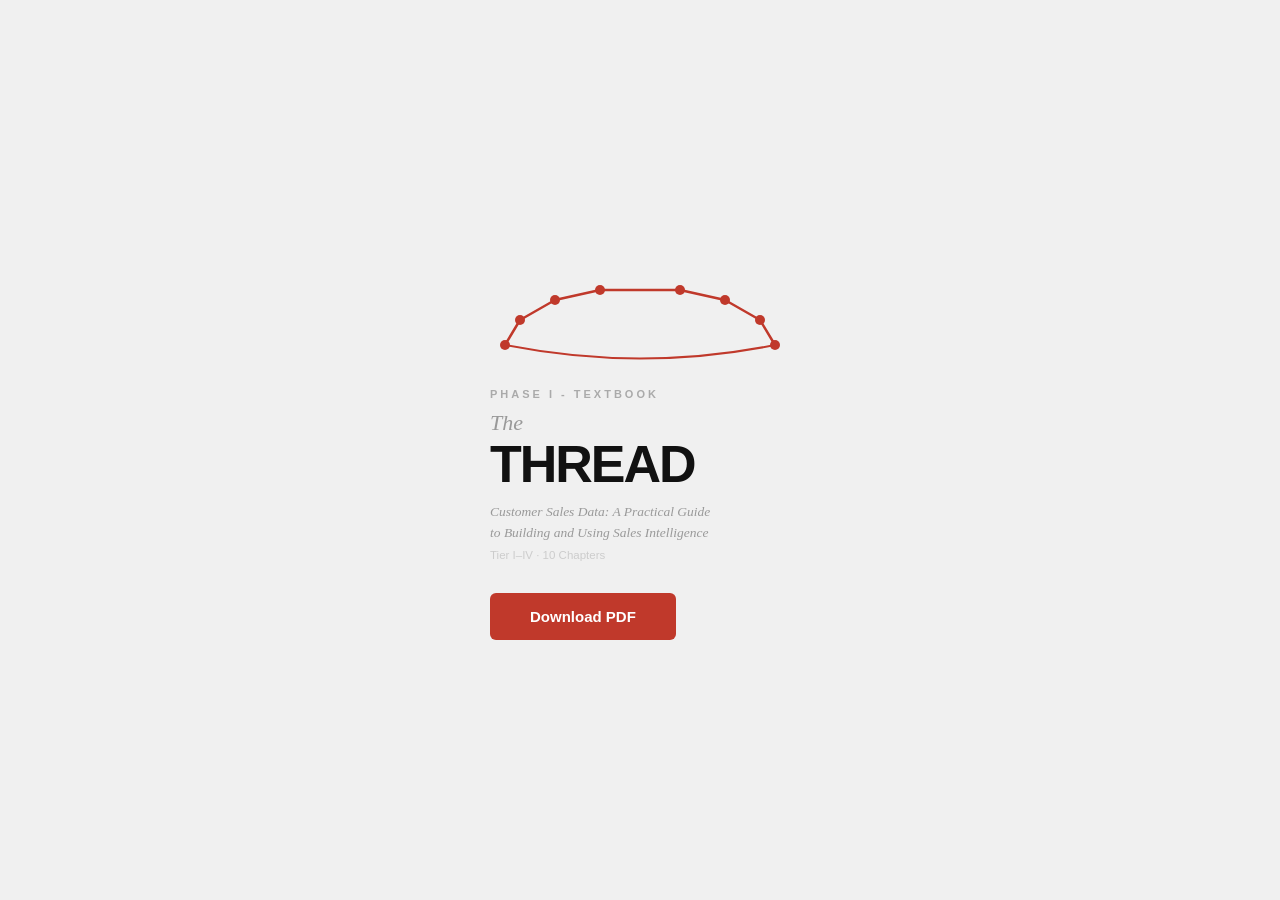
<file: index.html>
<!DOCTYPE html>
<html>
<head>
<meta charset="UTF-8">
<title>Download - The Thread</title>
<style>
*{box-sizing:border-box;margin:0;padding:0}
body{font-family:Arial,sans-serif;background:#f0f0f0;display:flex;align-items:center;justify-content:center;min-height:100vh}
.card{background:white;border-radius:10px;padding:52px 60px;text-align:center;box-shadow:0 4px 24px rgba(0,0,0,.1);max-width:500px;width:100%}
.label{font-size:11px;letter-spacing:3px;color:#aaa;text-transform:uppercase;font-weight:700;margin-bottom:10px}
h1{font-family:'Arial Black',Arial,sans-serif;font-size:52px;font-weight:900;color:#111;letter-spacing:-2px;line-height:1;margin-bottom:4px}
.the{font-family:Georgia,serif;font-style:italic;font-size:22px;color:#999;display:block;margin-bottom:2px}
.subtitle{font-family:Georgia,serif;font-style:italic;font-size:13.5px;color:#999;line-height:1.5;margin:12px 0 6px}
.meta{font-size:11.5px;color:#ccc;margin-bottom:32px}
.btn{display:inline-block;background:#C0392B;color:white;text-decoration:none;padding:15px 40px;border-radius:6px;font-weight:700;font-size:15px}
.btn:hover{background:#a93226}
.filemeta{margin-top:14px;font-size:11px;color:#ddd}
</style>
</head>
<body>
<div class="div">
  <div style="margin-bottom:24px">
    <svg xmlns="http://www.w3.org/2000/svg" width="300" height="100" viewBox="0 0 300 100">
      <polyline points="15,85 30,60 65,40 110,30 190,30 235,40 270,60 285,85" fill="none" stroke="#C0392B" stroke-width="2.5" stroke-linejoin="round"/>
      <path d="M 285,85 Q 150,112 15,85" fill="none" stroke="#C0392B" stroke-width="2"/>
      <circle cx="15" cy="85" r="5" fill="#C0392B"/><circle cx="30" cy="60" r="5" fill="#C0392B"/>
      <circle cx="65" cy="40" r="5" fill="#C0392B"/><circle cx="110" cy="30" r="5" fill="#C0392B"/>
      <circle cx="190" cy="30" r="5" fill="#C0392B"/><circle cx="235" cy="40" r="5" fill="#C0392B"/>
      <circle cx="270" cy="60" r="5" fill="#C0392B"/><circle cx="285" cy="85" r="5" fill="#C0392B"/>
    </svg>
  </div>
  <div class="label">Phase I - Textbook</div>
  <span class="the">The</span>
  <h1>THREAD</h1>
  <p class="subtitle">Customer Sales Data: A Practical Guide<br>to Building and Using Sales Intelligence</p>
  <p class="meta">Tier I–IV · 10 Chapters</p>
  <a class="btn" href="the-thread.pdf" download="the-thread.pdf">Download PDF</a>
</div>
</body>
</html>
</file>
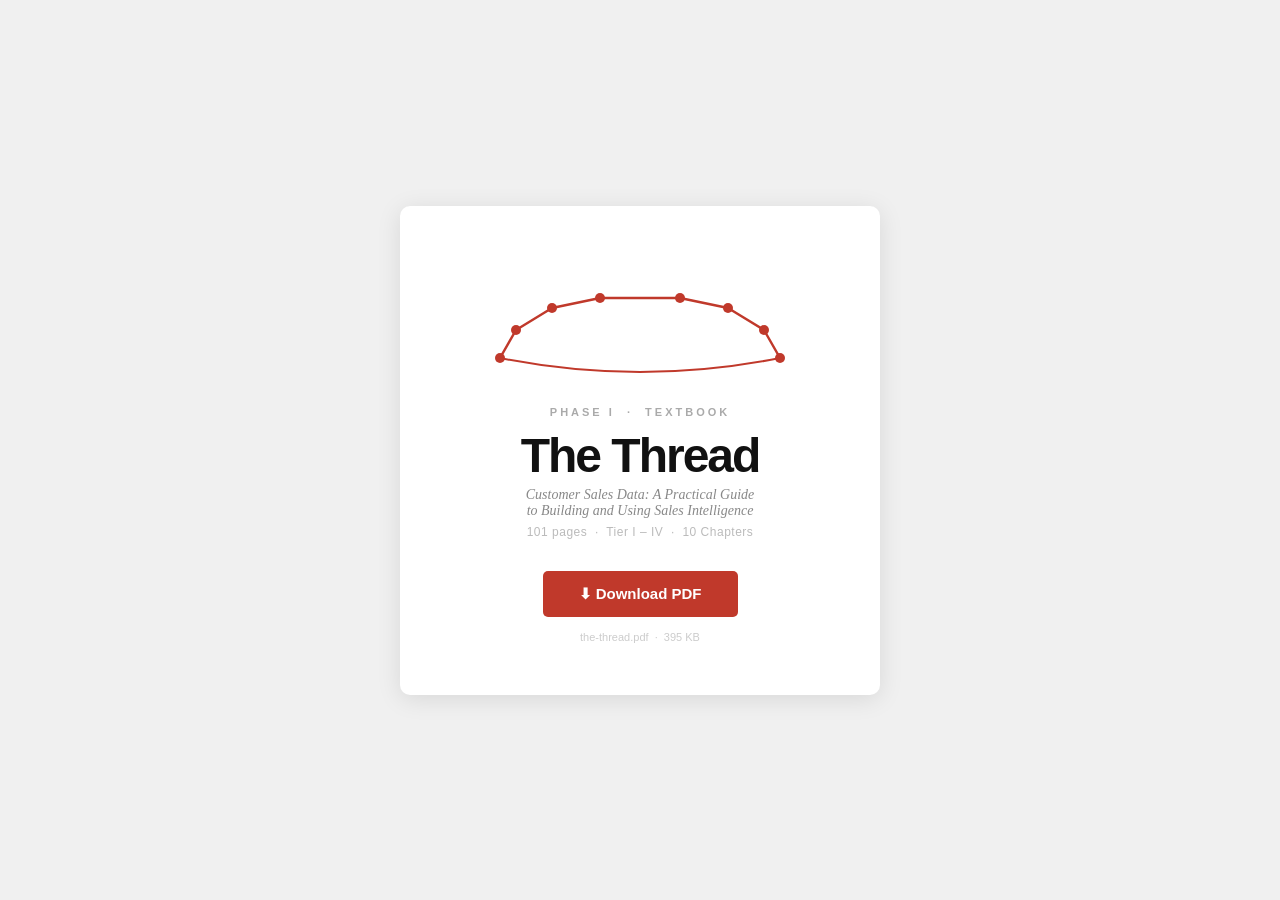
<file: download.html>
<!DOCTYPE html>
<html>
<head><meta charset="UTF-8"><title>Download — The Thread</title>
<style>
* { box-sizing:border-box; margin:0; padding:0; }
body { font-family: Arial, sans-serif; background:#f0f0f0; display:flex; align-items:center; justify-content:center; min-height:100vh; }
.card { background:white; border-radius:10px; padding:52px 60px; text-align:center; box-shadow:0 4px 24px rgba(0,0,0,0.10); max-width:480px; width:100%; }
.label { font-size:11px; letter-spacing:3px; color:#aaa; text-transform:uppercase; font-weight:700; margin-bottom:10px; }
h1 { font-family:'Arial Black',Arial,sans-serif; font-size:48px; font-weight:900; color:#111; letter-spacing:-2px; margin-bottom:4px; }
.subtitle { font-family:Georgia,serif; font-style:italic; font-size:14px; color:#888; margin-bottom:6px; }
.meta-line { font-size:12px; color:#bbb; margin-bottom:32px; letter-spacing:0.5px; }
.btn { display:inline-block; background:#C0392B; color:white; text-decoration:none; padding:14px 36px; border-radius:5px; font-weight:700; font-size:15px; }
.btn:hover { background:#a93226; }
.file-meta { margin-top:14px; font-size:11px; color:#ccc; }
</style>
</head>
<body>
<div class="card">
  <div style="margin-bottom:24px;">
    <svg xmlns="http://www.w3.org/2000/svg" width="320" height="120" viewBox="0 0 320 120">
      <polyline points="20,100 36,72 72,50 120,40 200,40 248,50 284,72 300,100" fill="none" stroke="#C0392B" stroke-width="2.5" stroke-linejoin="round"/>
      <path d="M 300,100 Q 160,128 20,100" fill="none" stroke="#C0392B" stroke-width="2"/>
      <circle cx="20" cy="100" r="5" fill="#C0392B"/><circle cx="36" cy="72" r="5" fill="#C0392B"/>
      <circle cx="72" cy="50" r="5" fill="#C0392B"/><circle cx="120" cy="40" r="5" fill="#C0392B"/>
      <circle cx="200" cy="40" r="5" fill="#C0392B"/><circle cx="248" cy="50" r="5" fill="#C0392B"/>
      <circle cx="284" cy="72" r="5" fill="#C0392B"/><circle cx="300" cy="100" r="5" fill="#C0392B"/>
    </svg>
  </div>
  <div class="label">Phase I &nbsp;&middot;&nbsp; Textbook</div>
  <h1>The Thread</h1>
  <p class="subtitle">Customer Sales Data: A Practical Guide<br>to Building and Using Sales Intelligence</p>
  <p class="meta-line">101 pages &nbsp;&middot;&nbsp; Tier I &ndash; IV &nbsp;&middot;&nbsp; 10 Chapters</p>
  <a class="btn" href="[data-uri]" download="the-thread.pdf">&#11015; Download PDF</a>
  <p class="file-meta">the-thread.pdf &nbsp;&middot;&nbsp; 395 KB</p>
</div>
</body>
</html>
</file>
